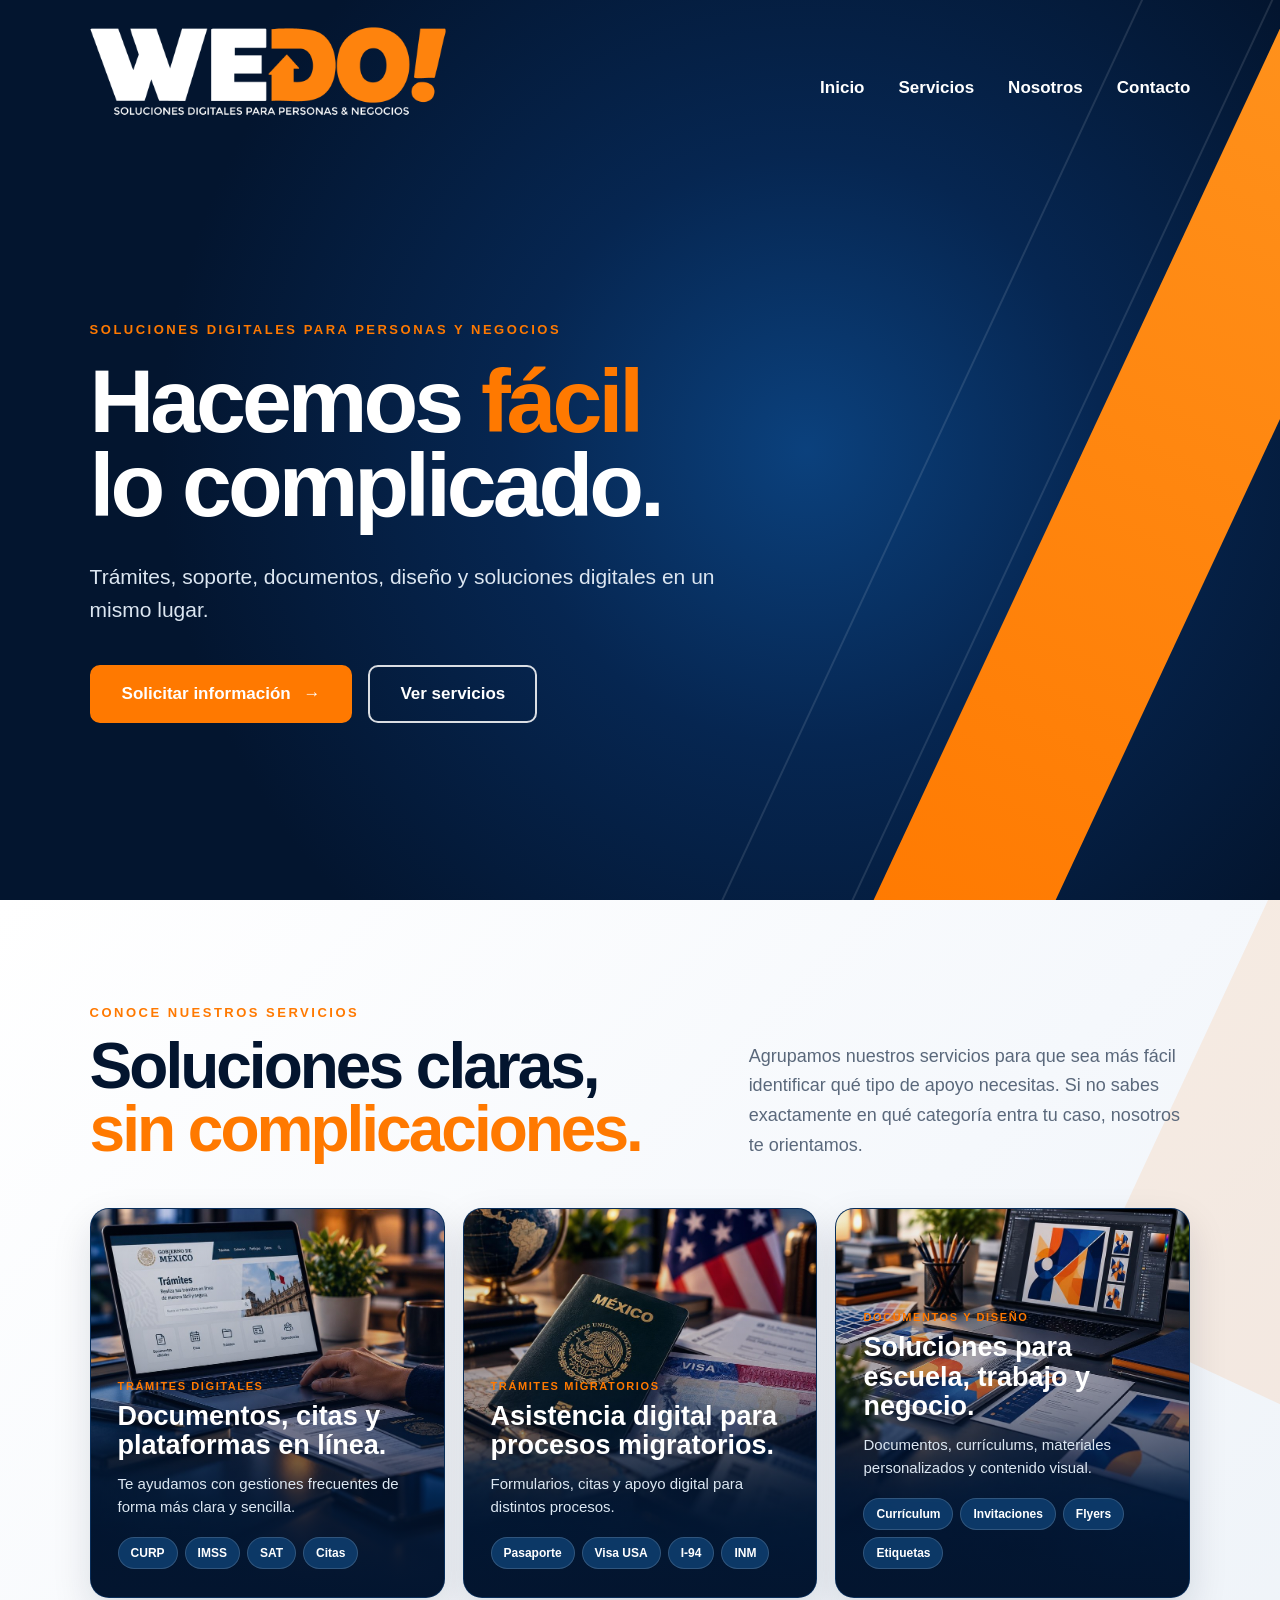
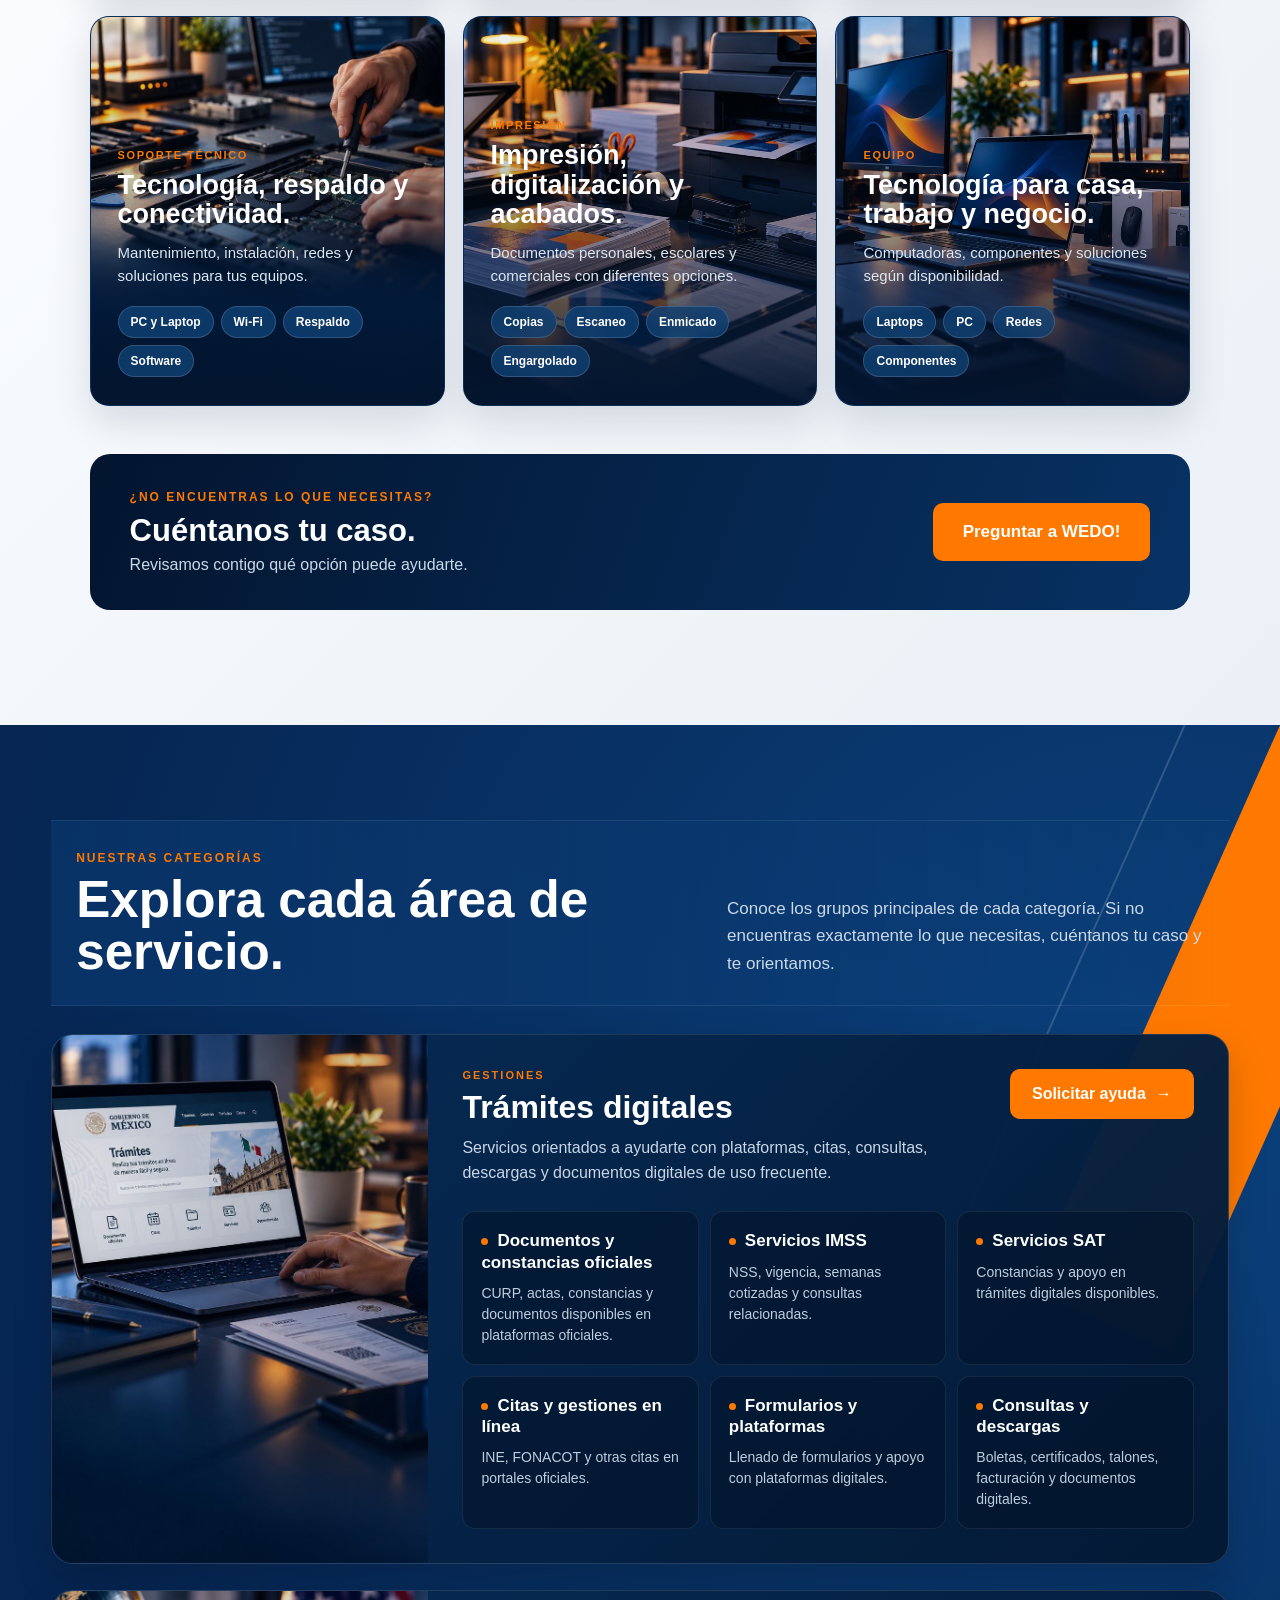
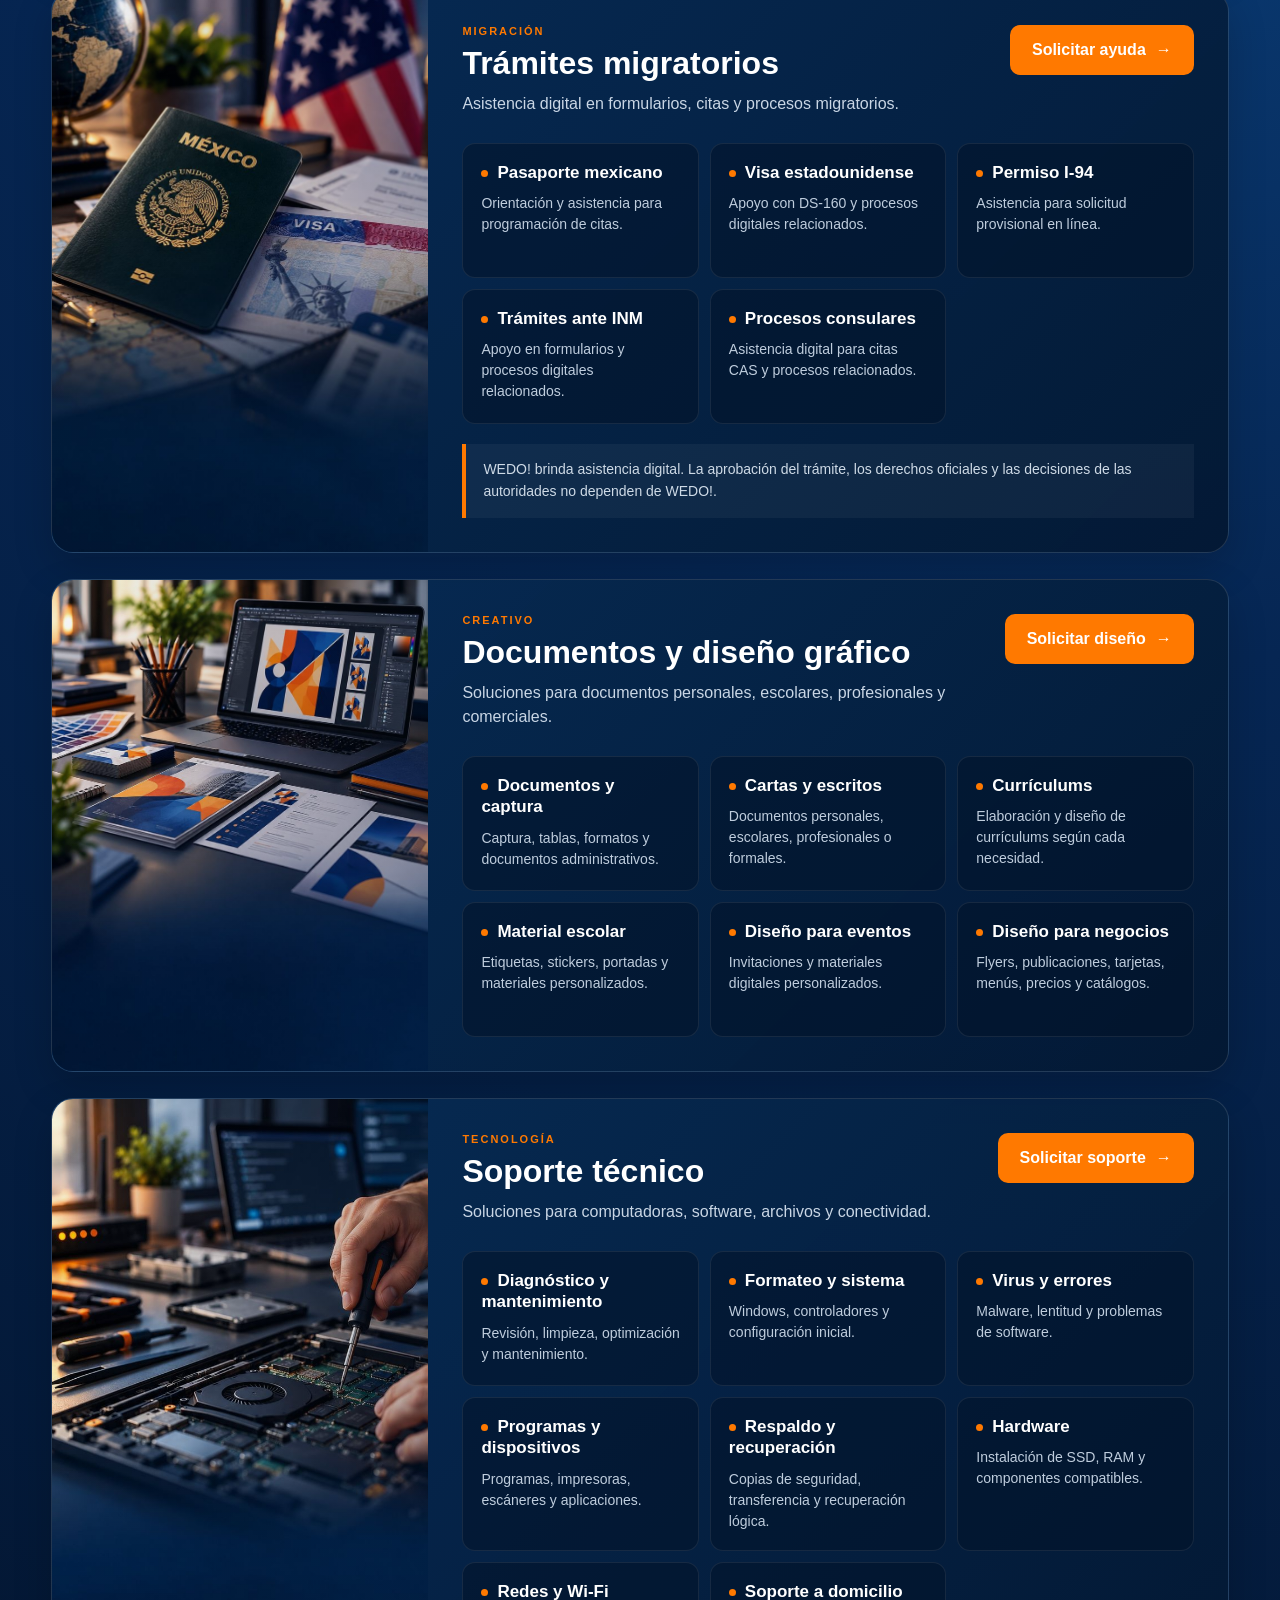
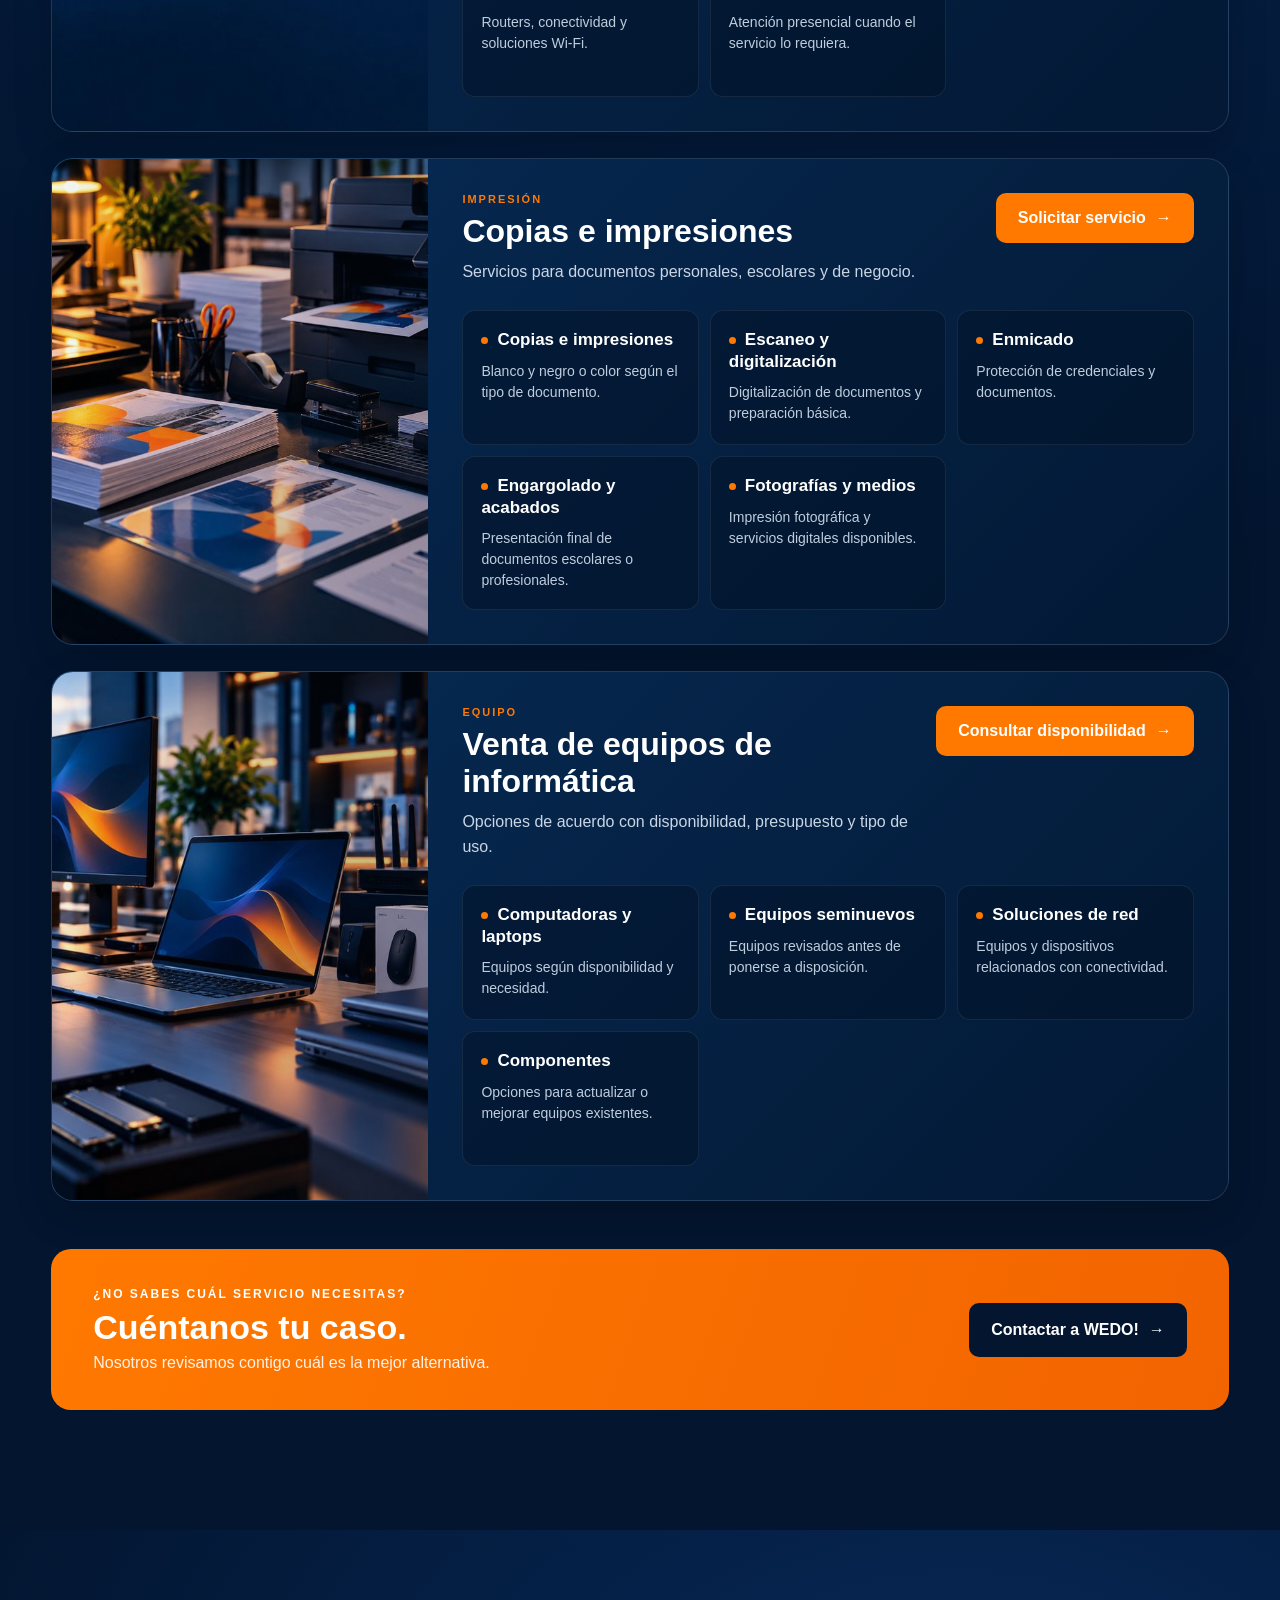
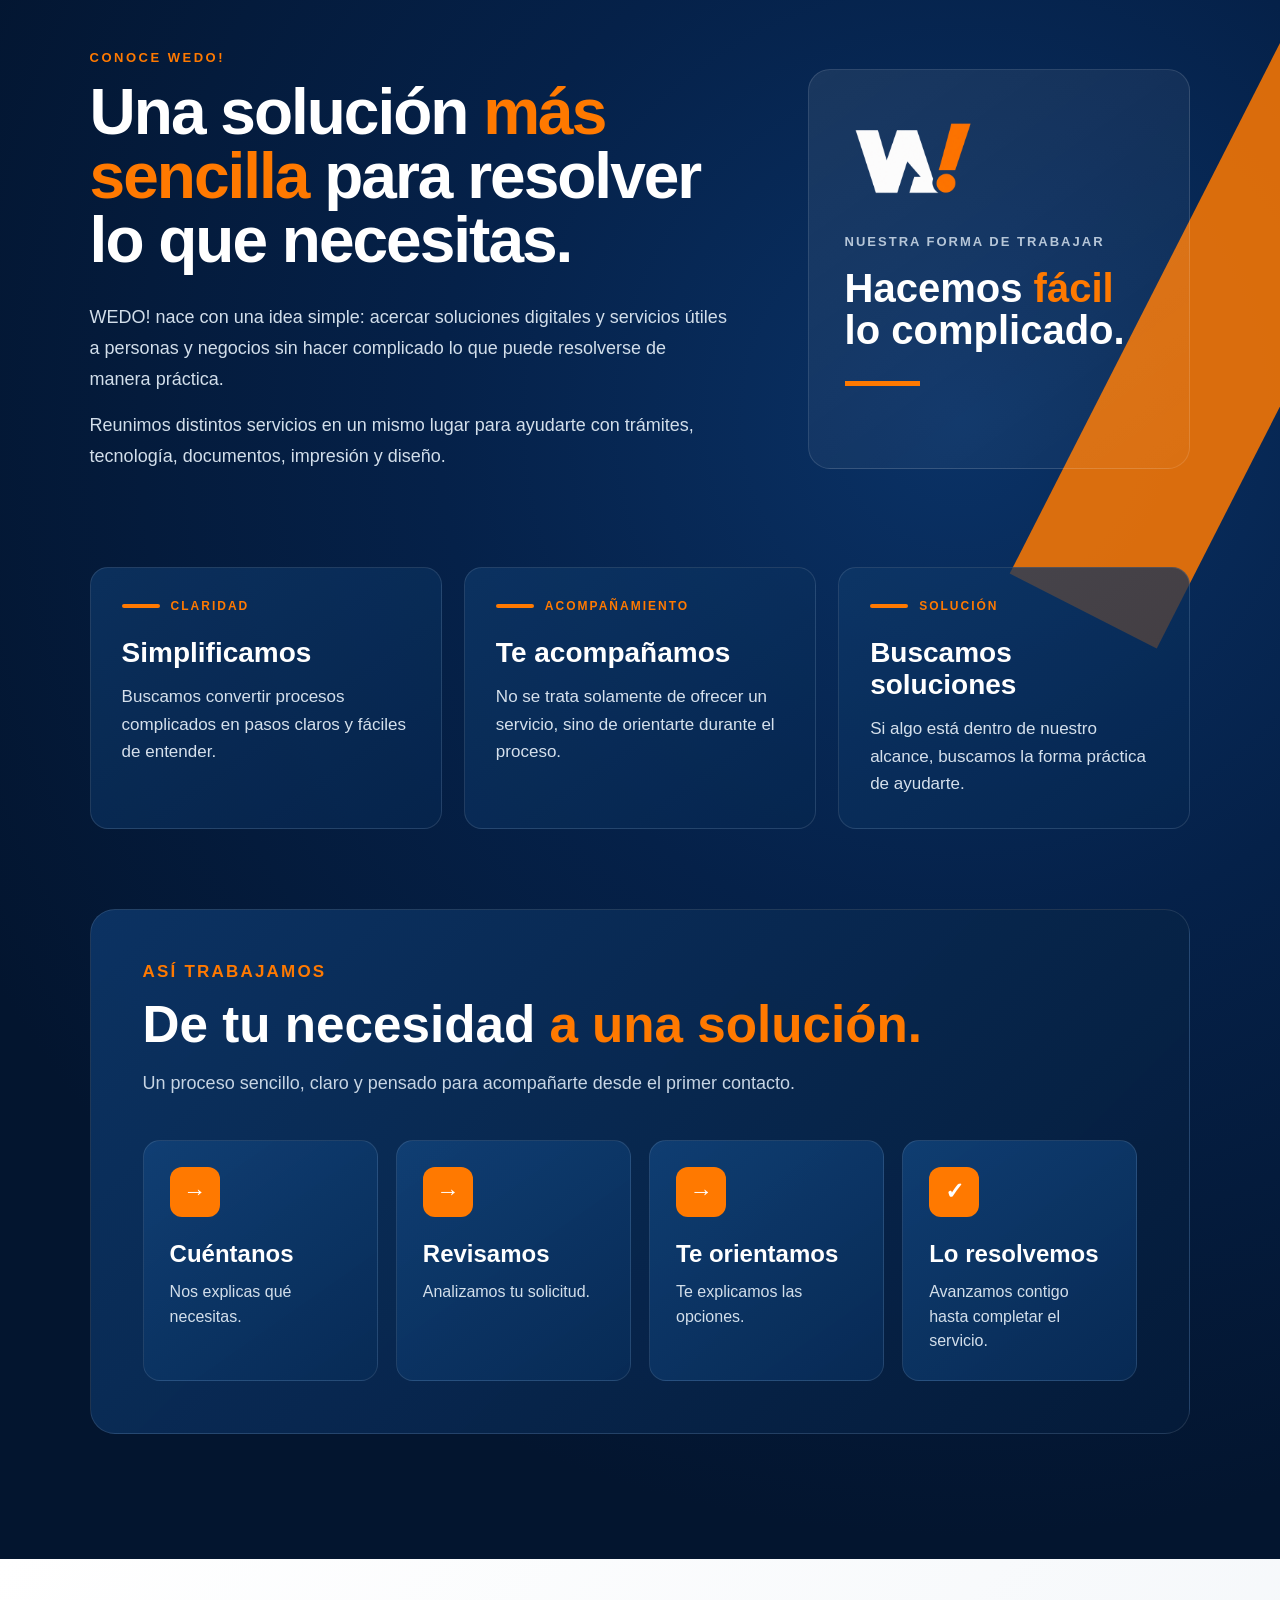
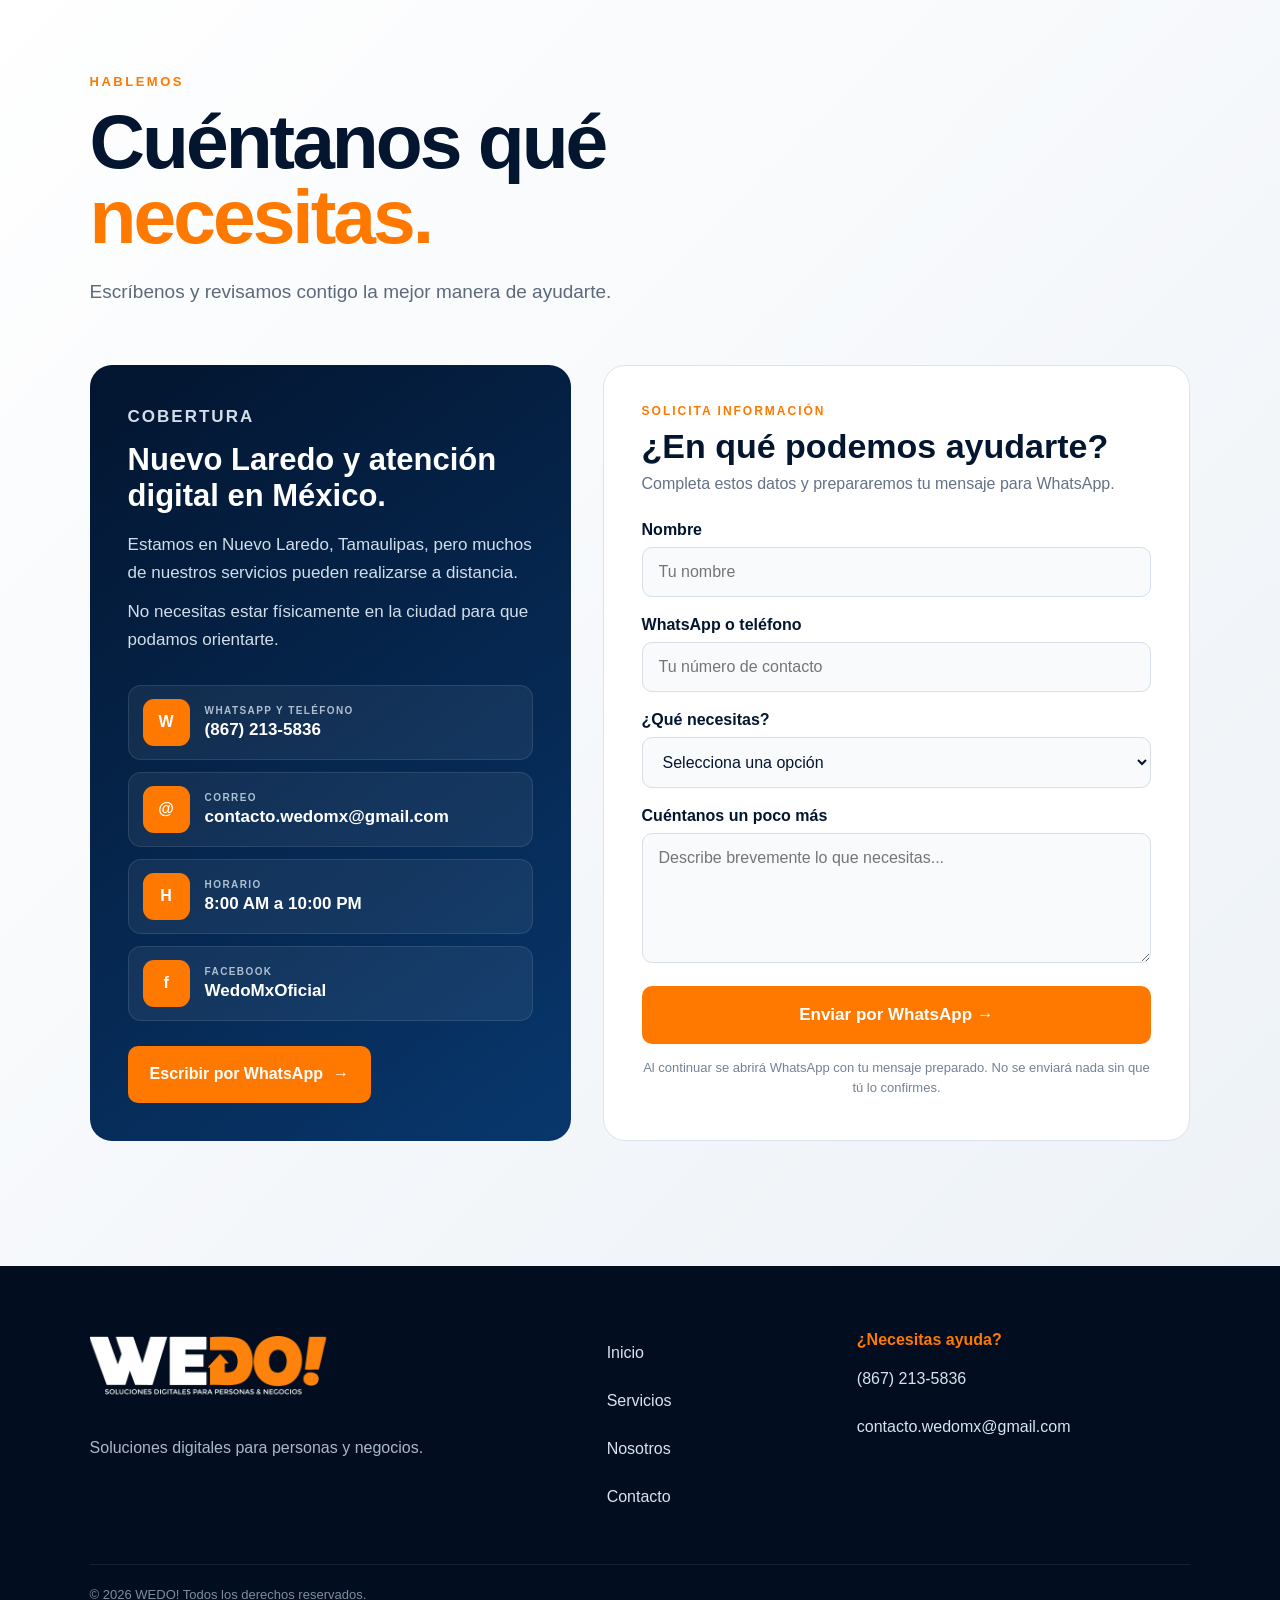
<file: index.html>
<!DOCTYPE html>
<html lang="es">

<head>

    <meta charset="UTF-8">

    <meta
        name="viewport"
        content="width=device-width, initial-scale=1.0"
    >

    <!-- =========================================
         SEO PRINCIPAL
    ========================================== -->

    <title>WEDO! | Trámites, soporte y soluciones digitales</title>

    <meta
        name="description"
        content="WEDO! ofrece trámites digitales, asistencia migratoria, diseño, impresión, soporte técnico y soluciones de informática para personas y negocios."
    >

    <meta
        name="robots"
        content="index, follow"
    >

    <meta
        name="author"
        content="WEDO!"
    >

    <meta
        name="theme-color"
        content="#03152f"
    >

    <link
        rel="canonical"
        href="https://wedomx.github.io/wedo-web/"
    >

    <!-- =========================================
         FAVICON
    ========================================== -->

    <link
        rel="icon"
        type="image/png"
        href="logo-wedo-w.png"
    >

    <link
        rel="apple-touch-icon"
        href="logo-wedo-w.png"
    >

    <!-- =========================================
         FACEBOOK / WHATSAPP / OPEN GRAPH
    ========================================== -->

    <meta
        property="og:type"
        content="website"
    >

    <meta
        property="og:locale"
        content="es_MX"
    >

    <meta
        property="og:site_name"
        content="WEDO!"
    >

    <meta
        property="og:title"
        content="WEDO! | Hacemos fácil lo complicado"
    >

    <meta
        property="og:description"
        content="Trámites, soporte, diseño, impresión y soluciones digitales para personas y negocios."
    >

    <meta
        property="og:url"
        content="https://wedomx.github.io/wedo-web/"
    >

    <meta
        property="og:image"
        content="https://wedomx.github.io/wedo-web/social-wedo.jpg"
    >

    <meta
        property="og:image:width"
        content="1200"
    >

    <meta
        property="og:image:height"
        content="630"
    >

    <meta
        property="og:image:alt"
        content="WEDO! Soluciones digitales para personas y negocios"
    >

    <!-- =========================================
         X / TWITTER
    ========================================== -->

    <meta
        name="twitter:card"
        content="summary_large_image"
    >

    <meta
        name="twitter:title"
        content="WEDO! | Hacemos fácil lo complicado"
    >

    <meta
        name="twitter:description"
        content="Trámites, soporte, diseño, impresión y soluciones digitales para personas y negocios."
    >

    <meta
        name="twitter:image"
        content="https://wedomx.github.io/wedo-web/social-wedo.jpg"
    >

    <!-- =========================================
         DATOS ESTRUCTURADOS
    ========================================== -->

    <script type="application/ld+json">
    {
        "@context": "https://schema.org",
        "@type": "Organization",
        "name": "WEDO!",
        "url": "https://wedomx.github.io/wedo-web/",
        "logo": "https://wedomx.github.io/wedo-web/logo-wedo.png",
        "description": "Soluciones digitales para personas y negocios.",
        "email": "contacto.wedomx@gmail.com",
        "telephone": "+52 867 213 5836",
        "areaServed": [
            "Nuevo Laredo, Tamaulipas",
            "México"
        ],
        "sameAs": [
            "https://www.facebook.com/WedoMxOficial"
        ],
        "contactPoint": {
            "@type": "ContactPoint",
            "telephone": "+52 867 213 5836",
            "contactType": "customer service",
            "availableLanguage": "Spanish"
        }
    }
    </script>

    <link
        rel="stylesheet"
        href="style.css"
    >

</head>

<body>

    <!-- =========================================
         ENCABEZADO
    ========================================== -->

    <header class="encabezado">

        <div class="contenedor-logo">

            <div class="recorte-logo">

                <img
                    src="logo-wedo-oscuro.png"
                    alt="WEDO! Soluciones digitales para personas y negocios"
                    class="logo"
                    width="1080"
                    height="1080"
                    fetchpriority="high"
                    decoding="async"
                >

            </div>

        </div>

        <nav
            class="menu"
            id="menuPrincipal"
        >

            <a href="#inicio">
                Inicio
            </a>

            <a href="#servicios">
                Servicios
            </a>

            <a href="#nosotros">
                Nosotros
            </a>

            <a href="#contacto">
                Contacto
            </a>

        </nav>

        <button
            class="boton-menu"
            id="botonMenu"
            aria-label="Abrir menú"
            aria-expanded="false"
        >

            <span></span>
            <span></span>
            <span></span>

        </button>

    </header>

    <main>

        <!-- =========================================
             HERO
        ========================================== -->

        <section
            class="hero"
            id="inicio"
        >

            <div class="contenido-hero">

                <p class="hero-etiqueta">
                    SOLUCIONES DIGITALES PARA PERSONAS Y NEGOCIOS
                </p>

                <h1>

                    Hacemos
                    <span>fácil</span>
                    <br>
                    lo complicado.

                </h1>

                <p class="descripcion">

                    Trámites, soporte, documentos, diseño y soluciones
                    digitales en un mismo lugar.

                </p>

                <div class="botones">

                    <button
                        class="boton-principal"
                        id="botonContacto"
                    >

                        Solicitar información
                        <span>→</span>

                    </button>

                    <a
                        href="#servicios"
                        class="boton-secundario"
                    >
                        Ver servicios
                    </a>

                </div>

            </div>

            <div class="decoracion">

                <div class="linea-diagonal"></div>

                <div class="forma forma-1"></div>

                <div class="forma forma-2"></div>

            </div>

        </section>

        <!-- =========================================
             SERVICIOS VISUALES
        ========================================== -->

        <section
            class="seccion-servicios"
            id="servicios"
        >

            <div class="contenedor-servicios">

                <div class="servicios-intro">

                    <div>

                        <p class="mini-titulo">
                            CONOCE NUESTROS SERVICIOS
                        </p>

                        <h2>

                            Soluciones claras,
                            <span>sin complicaciones.</span>

                        </h2>

                    </div>

                    <p class="servicios-intro-texto">

                        Agrupamos nuestros servicios para que sea más fácil
                        identificar qué tipo de apoyo necesitas. Si no sabes
                        exactamente en qué categoría entra tu caso, nosotros
                        te orientamos.

                    </p>

                </div>

                <div class="visuales-servicios">

                    <!-- TRÁMITES -->

                    <a
                        href="#detalle-tramites"
                        class="visual-card"
                    >

                        <img
                            src="servicio-tramites.jpg"
                            alt=""
                            class="visual-card-imagen"
                            width="900"
                            height="1125"
                            loading="lazy"
                            decoding="async"
                        >

                        <div class="visual-contenido">

                            <p class="visual-tipo">
                                TRÁMITES DIGITALES
                            </p>

                            <h3>
                                Documentos, citas y plataformas en línea.
                            </h3>

                            <p>
                                Te ayudamos con gestiones frecuentes de
                                forma más clara y sencilla.
                            </p>

                            <div class="visual-etiquetas">

                                <span>CURP</span>
                                <span>IMSS</span>
                                <span>SAT</span>
                                <span>Citas</span>

                            </div>

                        </div>

                    </a>

                    <!-- MIGRACIÓN -->

                    <a
                        href="#detalle-migratorios"
                        class="visual-card"
                    >

                        <img
                            src="servicio-migracion.jpg"
                            alt=""
                            class="visual-card-imagen"
                            width="900"
                            height="1125"
                            loading="lazy"
                            decoding="async"
                        >

                        <div class="visual-contenido">

                            <p class="visual-tipo">
                                TRÁMITES MIGRATORIOS
                            </p>

                            <h3>
                                Asistencia digital para procesos migratorios.
                            </h3>

                            <p>
                                Formularios, citas y apoyo digital para
                                distintos procesos.
                            </p>

                            <div class="visual-etiquetas">

                                <span>Pasaporte</span>
                                <span>Visa USA</span>
                                <span>I-94</span>
                                <span>INM</span>

                            </div>

                        </div>

                    </a>

                    <!-- DISEÑO -->

                    <a
                        href="#detalle-diseno"
                        class="visual-card"
                    >

                        <img
                            src="servicio-diseno.jpg"
                            alt=""
                            class="visual-card-imagen"
                            width="900"
                            height="1125"
                            loading="lazy"
                            decoding="async"
                        >

                        <div class="visual-contenido">

                            <p class="visual-tipo">
                                DOCUMENTOS Y DISEÑO
                            </p>

                            <h3>
                                Soluciones para escuela, trabajo y negocio.
                            </h3>

                            <p>
                                Documentos, currículums, materiales
                                personalizados y contenido visual.
                            </p>

                            <div class="visual-etiquetas">

                                <span>Currículum</span>
                                <span>Invitaciones</span>
                                <span>Flyers</span>
                                <span>Etiquetas</span>

                            </div>

                        </div>

                    </a>

                    <!-- SOPORTE -->

                    <a
                        href="#detalle-soporte"
                        class="visual-card"
                    >

                        <img
                            src="servicio-soporte.jpg"
                            alt=""
                            class="visual-card-imagen"
                            width="900"
                            height="1125"
                            loading="lazy"
                            decoding="async"
                        >

                        <div class="visual-contenido">

                            <p class="visual-tipo">
                                SOPORTE TÉCNICO
                            </p>

                            <h3>
                                Tecnología, respaldo y conectividad.
                            </h3>

                            <p>
                                Mantenimiento, instalación, redes y
                                soluciones para tus equipos.
                            </p>

                            <div class="visual-etiquetas">

                                <span>PC y Laptop</span>
                                <span>Wi-Fi</span>
                                <span>Respaldo</span>
                                <span>Software</span>

                            </div>

                        </div>

                    </a>

                    <!-- IMPRESIÓN -->

                    <a
                        href="#detalle-impresion"
                        class="visual-card"
                    >

                        <img
                            src="servicio-impresion.jpg"
                            alt=""
                            class="visual-card-imagen"
                            width="1000"
                            height="750"
                            loading="lazy"
                            decoding="async"
                        >

                        <div class="visual-contenido">

                            <p class="visual-tipo">
                                IMPRESIÓN
                            </p>

                            <h3>
                                Impresión, digitalización y acabados.
                            </h3>

                            <p>
                                Documentos personales, escolares y
                                comerciales con diferentes opciones.
                            </p>

                            <div class="visual-etiquetas">

                                <span>Copias</span>
                                <span>Escaneo</span>
                                <span>Enmicado</span>
                                <span>Engargolado</span>

                            </div>

                        </div>

                    </a>

                    <!-- EQUIPO -->

                    <a
                        href="#detalle-equipo"
                        class="visual-card"
                    >

                        <img
                            src="servicio-equipos.jpg"
                            alt=""
                            class="visual-card-imagen"
                            width="1000"
                            height="750"
                            loading="lazy"
                            decoding="async"
                        >

                        <div class="visual-contenido">

                            <p class="visual-tipo">
                                EQUIPO
                            </p>

                            <h3>
                                Tecnología para casa, trabajo y negocio.
                            </h3>

                            <p>
                                Computadoras, componentes y soluciones
                                según disponibilidad.
                            </p>

                            <div class="visual-etiquetas">

                                <span>Laptops</span>
                                <span>PC</span>
                                <span>Redes</span>
                                <span>Componentes</span>

                            </div>

                        </div>

                    </a>

                </div>

                <div class="cta-servicios">

                    <div>

                        <p class="cta-mini">
                            ¿NO ENCUENTRAS LO QUE NECESITAS?
                        </p>

                        <h3>
                            Cuéntanos tu caso.
                        </h3>

                        <p>
                            Revisamos contigo qué opción puede ayudarte.
                        </p>

                    </div>

                    <button
                        id="botonAyuda"
                        class="cta-boton"
                    >
                        Preguntar a WEDO!
                    </button>

                </div>

            </div>

        </section>

        <!-- =========================================
             DETALLE DE SERVICIOS
        ========================================== -->

        <section class="detalle-servicios">

            <div class="contenedor-detalle">

                <div class="titulo-categorias">

                    <div>

                        <p>
                            NUESTRAS CATEGORÍAS
                        </p>

                        <h2>
                            Explora cada área de servicio.
                        </h2>

                    </div>

                    <span>

                        Conoce los grupos principales de cada categoría.
                        Si no encuentras exactamente lo que necesitas,
                        cuéntanos tu caso y te orientamos.

                    </span>

                </div>

                <!-- TRÁMITES DIGITALES -->

                <article
                    class="categoria-detalle"
                    id="detalle-tramites"
                >

                    <div class="categoria-foto">

                        <img
                            src="servicio-tramites.jpg"
                            alt=""
                            width="900"
                            height="1125"
                            loading="lazy"
                            decoding="async"
                        >

                    </div>

                    <div class="categoria-contenido">

                        <div class="categoria-cabecera">

                            <div>

                                <p class="detalle-etiqueta">
                                    GESTIONES
                                </p>

                                <h3>
                                    Trámites digitales
                                </h3>

                                <p>

                                    Servicios orientados a ayudarte con
                                    plataformas, citas, consultas, descargas
                                    y documentos digitales de uso frecuente.

                                </p>

                            </div>

                            <a
                                href="#contacto"
                                class="boton-detalle"
                                data-servicio="Trámites digitales"
                            >

                                Solicitar ayuda
                                <span>→</span>

                            </a>

                        </div>

                        <div class="grupos-servicios">

                            <article>
                                <h4>Documentos y constancias oficiales</h4>
                                <p>CURP, actas, constancias y documentos disponibles en plataformas oficiales.</p>
                            </article>

                            <article>
                                <h4>Servicios IMSS</h4>
                                <p>NSS, vigencia, semanas cotizadas y consultas relacionadas.</p>
                            </article>

                            <article>
                                <h4>Servicios SAT</h4>
                                <p>Constancias y apoyo en trámites digitales disponibles.</p>
                            </article>

                            <article>
                                <h4>Citas y gestiones en línea</h4>
                                <p>INE, FONACOT y otras citas en portales oficiales.</p>
                            </article>

                            <article>
                                <h4>Formularios y plataformas</h4>
                                <p>Llenado de formularios y apoyo con plataformas digitales.</p>
                            </article>

                            <article>
                                <h4>Consultas y descargas</h4>
                                <p>Boletas, certificados, talones, facturación y documentos digitales.</p>
                            </article>

                        </div>

                    </div>

                </article>

                <!-- MIGRACIÓN -->

                <article
                    class="categoria-detalle"
                    id="detalle-migratorios"
                >

                    <div class="categoria-foto">

                        <img
                            src="servicio-migracion.jpg"
                            alt=""
                            width="900"
                            height="1125"
                            loading="lazy"
                            decoding="async"
                        >

                    </div>

                    <div class="categoria-contenido">

                        <div class="categoria-cabecera">

                            <div>

                                <p class="detalle-etiqueta">
                                    MIGRACIÓN
                                </p>

                                <h3>
                                    Trámites migratorios
                                </h3>

                                <p>
                                    Asistencia digital en formularios,
                                    citas y procesos migratorios.
                                </p>

                            </div>

                            <a
                                href="#contacto"
                                class="boton-detalle"
                                data-servicio="Trámites migratorios"
                            >

                                Solicitar ayuda
                                <span>→</span>

                            </a>

                        </div>

                        <div class="grupos-servicios">

                            <article>
                                <h4>Pasaporte mexicano</h4>
                                <p>Orientación y asistencia para programación de citas.</p>
                            </article>

                            <article>
                                <h4>Visa estadounidense</h4>
                                <p>Apoyo con DS-160 y procesos digitales relacionados.</p>
                            </article>

                            <article>
                                <h4>Permiso I-94</h4>
                                <p>Asistencia para solicitud provisional en línea.</p>
                            </article>

                            <article>
                                <h4>Trámites ante INM</h4>
                                <p>Apoyo en formularios y procesos digitales relacionados.</p>
                            </article>

                            <article>
                                <h4>Procesos consulares</h4>
                                <p>Asistencia digital para citas CAS y procesos relacionados.</p>
                            </article>

                        </div>

                        <div class="aviso-categoria">

                            WEDO! brinda asistencia digital. La aprobación
                            del trámite, los derechos oficiales y las
                            decisiones de las autoridades no dependen
                            de WEDO!.

                        </div>

                    </div>

                </article>

                <!-- DOCUMENTOS Y DISEÑO -->

                <article
                    class="categoria-detalle"
                    id="detalle-diseno"
                >

                    <div class="categoria-foto">

                        <img
                            src="servicio-diseno.jpg"
                            alt=""
                            width="900"
                            height="1125"
                            loading="lazy"
                            decoding="async"
                        >

                    </div>

                    <div class="categoria-contenido">

                        <div class="categoria-cabecera">

                            <div>

                                <p class="detalle-etiqueta">
                                    CREATIVO
                                </p>

                                <h3>
                                    Documentos y diseño gráfico
                                </h3>

                                <p>

                                    Soluciones para documentos personales,
                                    escolares, profesionales y comerciales.

                                </p>

                            </div>

                            <a
                                href="#contacto"
                                class="boton-detalle"
                                data-servicio="Documentos y diseño gráfico"
                            >

                                Solicitar diseño
                                <span>→</span>

                            </a>

                        </div>

                        <div class="grupos-servicios">

                            <article>
                                <h4>Documentos y captura</h4>
                                <p>Captura, tablas, formatos y documentos administrativos.</p>
                            </article>

                            <article>
                                <h4>Cartas y escritos</h4>
                                <p>Documentos personales, escolares, profesionales o formales.</p>
                            </article>

                            <article>
                                <h4>Currículums</h4>
                                <p>Elaboración y diseño de currículums según cada necesidad.</p>
                            </article>

                            <article>
                                <h4>Material escolar</h4>
                                <p>Etiquetas, stickers, portadas y materiales personalizados.</p>
                            </article>

                            <article>
                                <h4>Diseño para eventos</h4>
                                <p>Invitaciones y materiales digitales personalizados.</p>
                            </article>

                            <article>
                                <h4>Diseño para negocios</h4>
                                <p>Flyers, publicaciones, tarjetas, menús, precios y catálogos.</p>
                            </article>

                        </div>

                    </div>

                </article>

                <!-- SOPORTE -->

                <article
                    class="categoria-detalle"
                    id="detalle-soporte"
                >

                    <div class="categoria-foto">

                        <img
                            src="servicio-soporte.jpg"
                            alt=""
                            width="900"
                            height="1125"
                            loading="lazy"
                            decoding="async"
                        >

                    </div>

                    <div class="categoria-contenido">

                        <div class="categoria-cabecera">

                            <div>

                                <p class="detalle-etiqueta">
                                    TECNOLOGÍA
                                </p>

                                <h3>
                                    Soporte técnico
                                </h3>

                                <p>
                                    Soluciones para computadoras, software,
                                    archivos y conectividad.
                                </p>

                            </div>

                            <a
                                href="#contacto"
                                class="boton-detalle"
                                data-servicio="Soporte técnico"
                            >

                                Solicitar soporte
                                <span>→</span>

                            </a>

                        </div>

                        <div class="grupos-servicios">

                            <article>
                                <h4>Diagnóstico y mantenimiento</h4>
                                <p>Revisión, limpieza, optimización y mantenimiento.</p>
                            </article>

                            <article>
                                <h4>Formateo y sistema</h4>
                                <p>Windows, controladores y configuración inicial.</p>
                            </article>

                            <article>
                                <h4>Virus y errores</h4>
                                <p>Malware, lentitud y problemas de software.</p>
                            </article>

                            <article>
                                <h4>Programas y dispositivos</h4>
                                <p>Programas, impresoras, escáneres y aplicaciones.</p>
                            </article>

                            <article>
                                <h4>Respaldo y recuperación</h4>
                                <p>Copias de seguridad, transferencia y recuperación lógica.</p>
                            </article>

                            <article>
                                <h4>Hardware</h4>
                                <p>Instalación de SSD, RAM y componentes compatibles.</p>
                            </article>

                            <article>
                                <h4>Redes y Wi-Fi</h4>
                                <p>Routers, conectividad y soluciones Wi-Fi.</p>
                            </article>

                            <article>
                                <h4>Soporte a domicilio</h4>
                                <p>Atención presencial cuando el servicio lo requiera.</p>
                            </article>

                        </div>

                    </div>

                </article>

                <!-- IMPRESIÓN -->

                <article
                    class="categoria-detalle"
                    id="detalle-impresion"
                >

                    <div class="categoria-foto">

                        <img
                            src="servicio-impresion.jpg"
                            alt=""
                            width="1000"
                            height="750"
                            loading="lazy"
                            decoding="async"
                        >

                    </div>

                    <div class="categoria-contenido">

                        <div class="categoria-cabecera">

                            <div>

                                <p class="detalle-etiqueta">
                                    IMPRESIÓN
                                </p>

                                <h3>
                                    Copias e impresiones
                                </h3>

                                <p>

                                    Servicios para documentos personales,
                                    escolares y de negocio.

                                </p>

                            </div>

                            <a
                                href="#contacto"
                                class="boton-detalle"
                                data-servicio="Copias e impresiones"
                            >

                                Solicitar servicio
                                <span>→</span>

                            </a>

                        </div>

                        <div class="grupos-servicios">

                            <article>
                                <h4>Copias e impresiones</h4>
                                <p>Blanco y negro o color según el tipo de documento.</p>
                            </article>

                            <article>
                                <h4>Escaneo y digitalización</h4>
                                <p>Digitalización de documentos y preparación básica.</p>
                            </article>

                            <article>
                                <h4>Enmicado</h4>
                                <p>Protección de credenciales y documentos.</p>
                            </article>

                            <article>
                                <h4>Engargolado y acabados</h4>
                                <p>Presentación final de documentos escolares o profesionales.</p>
                            </article>

                            <article>
                                <h4>Fotografías y medios</h4>
                                <p>Impresión fotográfica y servicios digitales disponibles.</p>
                            </article>

                        </div>

                    </div>

                </article>

                <!-- EQUIPOS -->

                <article
                    class="categoria-detalle"
                    id="detalle-equipo"
                >

                    <div class="categoria-foto">

                        <img
                            src="servicio-equipos.jpg"
                            alt=""
                            width="1000"
                            height="750"
                            loading="lazy"
                            decoding="async"
                        >

                    </div>

                    <div class="categoria-contenido">

                        <div class="categoria-cabecera">

                            <div>

                                <p class="detalle-etiqueta">
                                    EQUIPO
                                </p>

                                <h3>
                                    Venta de equipos de informática
                                </h3>

                                <p>

                                    Opciones de acuerdo con disponibilidad,
                                    presupuesto y tipo de uso.

                                </p>

                            </div>

                            <a
                                href="#contacto"
                                class="boton-detalle"
                                data-servicio="Venta de equipos de informática"
                            >

                                Consultar disponibilidad
                                <span>→</span>

                            </a>

                        </div>

                        <div class="grupos-servicios">

                            <article>
                                <h4>Computadoras y laptops</h4>
                                <p>Equipos según disponibilidad y necesidad.</p>
                            </article>

                            <article>
                                <h4>Equipos seminuevos</h4>
                                <p>Equipos revisados antes de ponerse a disposición.</p>
                            </article>

                            <article>
                                <h4>Soluciones de red</h4>
                                <p>Equipos y dispositivos relacionados con conectividad.</p>
                            </article>

                            <article>
                                <h4>Componentes</h4>
                                <p>Opciones para actualizar o mejorar equipos existentes.</p>
                            </article>

                        </div>

                    </div>

                </article>

                <!-- CTA FINAL -->

                <div class="cta-detalle-final">

                    <div>

                        <p>
                            ¿NO SABES CUÁL SERVICIO NECESITAS?
                        </p>

                        <h3>
                            Cuéntanos tu caso.
                        </h3>

                        <span>

                            Nosotros revisamos contigo cuál es la mejor
                            alternativa.

                        </span>

                    </div>

                    <a href="#contacto">

                        Contactar a WEDO!
                        <span>→</span>

                    </a>

                </div>

            </div>

        </section>

        <!-- =========================================
             NOSOTROS
        ========================================== -->

        <section
            class="seccion-nosotros"
            id="nosotros"
        >

            <div class="decoracion-nosotros decoracion-nosotros-1"></div>

            <div class="contenedor-nosotros">

                <div class="nosotros-intro">

                    <div class="nosotros-texto">

                        <p class="mini-titulo oscuro">
                            CONOCE WEDO!
                        </p>

                        <h2>

                            Una solución
                            <span>más sencilla</span>
                            para resolver lo que necesitas.

                        </h2>

                        <p class="nosotros-descripcion">

                            WEDO! nace con una idea simple: acercar soluciones
                            digitales y servicios útiles a personas y negocios
                            sin hacer complicado lo que puede resolverse de
                            manera práctica.

                        </p>

                        <p class="nosotros-descripcion">

                            Reunimos distintos servicios en un mismo lugar para
                            ayudarte con trámites, tecnología, documentos,
                            impresión y diseño.

                        </p>

                    </div>

                    <div class="filosofia-wedo">

                        <div class="isotipo-filosofia">

                            <img
                                src="logo-wedo-w.png"
                                alt="WEDO!"
                                width="1536"
                                height="1024"
                                loading="lazy"
                                decoding="async"
                            >

                        </div>

                        <p>
                            NUESTRA FORMA DE TRABAJAR
                        </p>

                        <h3>

                            Hacemos
                            <span>fácil</span>
                            lo complicado.

                        </h3>

                        <div class="linea-filosofia"></div>

                    </div>

                </div>

                <!-- PILARES -->

                <div class="pilares-wedo">

                    <article class="pilar">
                        <div class="pilar-encabezado">
                            <span class="pilar-linea"></span>
                            <span class="pilar-etiqueta">CLARIDAD</span>
                        </div>
                        <h3>Simplificamos</h3>
                        <p>Buscamos convertir procesos complicados en pasos claros y fáciles de entender.</p>
                    </article>

                    <article class="pilar">
                        <div class="pilar-encabezado">
                            <span class="pilar-linea"></span>
                            <span class="pilar-etiqueta">ACOMPAÑAMIENTO</span>
                        </div>
                        <h3>Te acompañamos</h3>
                        <p>No se trata solamente de ofrecer un servicio, sino de orientarte durante el proceso.</p>
                    </article>

                    <article class="pilar">
                        <div class="pilar-encabezado">
                            <span class="pilar-linea"></span>
                            <span class="pilar-etiqueta">SOLUCIÓN</span>
                        </div>
                        <h3>Buscamos soluciones</h3>
                        <p>Si algo está dentro de nuestro alcance, buscamos la forma práctica de ayudarte.</p>
                    </article>

                </div>

                <!-- PROCESO -->

                <div class="proceso-wedo">

                    <div class="proceso-titulo">

                        <p>
                            ASÍ TRABAJAMOS
                        </p>

                        <h3>

                            De tu necesidad
                            <span>a una solución.</span>

                        </h3>

                        <p class="proceso-intro">

                            Un proceso sencillo, claro y pensado para
                            acompañarte desde el primer contacto.

                        </p>

                    </div>

                    <div class="pasos-proceso">

                        <article class="paso">
                            <div class="icono-paso">→</div>
                            <h4>Cuéntanos</h4>
                            <p>Nos explicas qué necesitas.</p>
                        </article>

                        <article class="paso">
                            <div class="icono-paso">→</div>
                            <h4>Revisamos</h4>
                            <p>Analizamos tu solicitud.</p>
                        </article>

                        <article class="paso">
                            <div class="icono-paso">→</div>
                            <h4>Te orientamos</h4>
                            <p>Te explicamos las opciones.</p>
                        </article>

                        <article class="paso">
                            <div class="icono-paso">✓</div>
                            <h4>Lo resolvemos</h4>
                            <p>Avanzamos contigo hasta completar el servicio.</p>
                        </article>

                    </div>

                </div>

            </div>

        </section>

        <!-- =========================================
             CONTACTO
        ========================================== -->

        <section
            class="seccion-contacto"
            id="contacto"
        >

            <div class="contenedor-contacto">

                <div class="contacto-encabezado">

                    <p class="mini-titulo">
                        HABLEMOS
                    </p>

                    <h2>

                        Cuéntanos qué
                        <span>necesitas.</span>

                    </h2>

                    <p>
                        Escríbenos y revisamos contigo la mejor manera
                        de ayudarte.
                    </p>

                </div>

                <div class="contacto-grid">

                    <div class="contacto-info">

                        <div class="cobertura-contacto">

                            <p class="etiqueta-contacto">
                                COBERTURA
                            </p>

                            <h3>
                                Nuevo Laredo y atención digital en México.
                            </h3>

                            <p>

                                Estamos en Nuevo Laredo, Tamaulipas, pero
                                muchos de nuestros servicios pueden realizarse
                                a distancia.

                            </p>

                            <p>

                                No necesitas estar físicamente en la ciudad
                                para que podamos orientarte.

                            </p>

                        </div>

                        <div class="datos-contacto">

                            <a
                                class="dato-contacto"
                                href="https://wa.me/528672135836"
                                target="_blank"
                                rel="noopener noreferrer"
                            >

                                <div class="dato-icono">
                                    W
                                </div>

                                <div>

                                    <span>
                                        WHATSAPP Y TELÉFONO
                                    </span>

                                    <strong>
                                        (867) 213-5836
                                    </strong>

                                </div>

                            </a>

                            <a
                                class="dato-contacto"
                                href="mailto:contacto.wedomx@gmail.com"
                            >

                                <div class="dato-icono">
                                    @
                                </div>

                                <div>

                                    <span>
                                        CORREO
                                    </span>

                                    <strong>
                                        contacto.wedomx@gmail.com
                                    </strong>

                                </div>

                            </a>

                            <div class="dato-contacto">

                                <div class="dato-icono">
                                    H
                                </div>

                                <div>

                                    <span>
                                        HORARIO
                                    </span>

                                    <strong>
                                        8:00 AM a 10:00 PM
                                    </strong>

                                </div>

                            </div>

                            <a
                                class="dato-contacto"
                                href="https://www.facebook.com/WedoMxOficial"
                                target="_blank"
                                rel="noopener noreferrer"
                            >

                                <div class="dato-icono">
                                    f
                                </div>

                                <div>

                                    <span>
                                        FACEBOOK
                                    </span>

                                    <strong>
                                        WedoMxOficial
                                    </strong>

                                </div>

                            </a>

                        </div>

                        <a
                            class="whatsapp-directo"
                            href="https://wa.me/528672135836"
                            target="_blank"
                            rel="noopener noreferrer"
                        >

                            Escribir por WhatsApp
                            <span>→</span>

                        </a>

                    </div>

                    <div class="formulario-contacto">

                        <div class="formulario-titulo">

                            <p>
                                SOLICITA INFORMACIÓN
                            </p>

                            <h3>
                                ¿En qué podemos ayudarte?
                            </h3>

                            <span>

                                Completa estos datos y prepararemos tu mensaje
                                para WhatsApp.

                            </span>

                        </div>

                        <form id="formularioWedo">

                            <div class="campo">

                                <label for="nombre">
                                    Nombre
                                </label>

                                <input
                                    type="text"
                                    id="nombre"
                                    name="nombre"
                                    placeholder="Tu nombre"
                                    autocomplete="name"
                                    required
                                >

                            </div>

                            <div class="campo">

                                <label for="telefono">
                                    WhatsApp o teléfono
                                </label>

                                <input
                                    type="tel"
                                    id="telefono"
                                    name="telefono"
                                    placeholder="Tu número de contacto"
                                    autocomplete="tel"
                                    required
                                >

                            </div>

                            <div class="campo">

                                <label for="servicio">
                                    ¿Qué necesitas?
                                </label>

                                <select
                                    id="servicio"
                                    name="servicio"
                                    required
                                >

                                    <option value="">
                                        Selecciona una opción
                                    </option>

                                    <option value="Trámites digitales">
                                        Trámites digitales
                                    </option>

                                    <option value="Trámites migratorios">
                                        Trámites migratorios
                                    </option>

                                    <option value="Documentos y diseño gráfico">
                                        Documentos y diseño gráfico
                                    </option>

                                    <option value="Soporte técnico">
                                        Soporte técnico
                                    </option>

                                    <option value="Copias e impresiones">
                                        Copias e impresiones
                                    </option>

                                    <option value="Venta de equipos de informática">
                                        Equipos de informática
                                    </option>

                                    <option value="Otro servicio">
                                        Otro servicio
                                    </option>

                                </select>

                            </div>

                            <div class="campo">

                                <label for="mensaje">
                                    Cuéntanos un poco más
                                </label>

                                <textarea
                                    id="mensaje"
                                    name="mensaje"
                                    rows="5"
                                    placeholder="Describe brevemente lo que necesitas..."
                                    required
                                ></textarea>

                            </div>

                            <button
                                type="submit"
                                class="boton-formulario"
                            >

                                Enviar por WhatsApp
                                <span>→</span>

                            </button>

                            <p class="aviso-formulario">

                                Al continuar se abrirá WhatsApp con tu mensaje
                                preparado. No se enviará nada sin que tú
                                lo confirmes.

                            </p>

                        </form>

                    </div>

                </div>

            </div>

        </section>

    </main>

    <!-- =========================================
         FOOTER
    ========================================== -->

    <footer class="footer-wedo">

        <div class="footer-contenido">

            <div class="footer-marca">

                <div class="footer-logo">

                    <img
                        src="logo-wedo-oscuro.png"
                        alt="WEDO!"
                        width="1080"
                        height="1080"
                        loading="lazy"
                        decoding="async"
                    >

                </div>

                <p>
                    Soluciones digitales para personas y negocios.
                </p>

            </div>

            <div class="footer-enlaces">

                <a href="#inicio">
                    Inicio
                </a>

                <a href="#servicios">
                    Servicios
                </a>

                <a href="#nosotros">
                    Nosotros
                </a>

                <a href="#contacto">
                    Contacto
                </a>

            </div>

            <div class="footer-contacto">

                <strong>
                    ¿Necesitas ayuda?
                </strong>

                <a
                    href="https://wa.me/528672135836"
                    target="_blank"
                    rel="noopener noreferrer"
                >
                    (867) 213-5836
                </a>

                <a href="mailto:contacto.wedomx@gmail.com">
                    contacto.wedomx@gmail.com
                </a>

            </div>

        </div>

        <div class="footer-inferior">

            <p>
                © 2026 WEDO! Todos los derechos reservados.
            </p>

        </div>

    </footer>

    <script src="script.js"></script>

</body>

</html>
</file>
<file: style.css>
* {
    margin: 0;
    padding: 0;
    box-sizing: border-box;
}

html {
    scroll-behavior: smooth;
}

body {
    font-family: Arial, Helvetica, sans-serif;
    background: #03152f;
    color: white;
}

img {
    max-width: 100%;
}

:root {
    --azul-profundo: #03152f;
    --azul: #052a57;
    --azul-claro: #0c417d;
    --naranja: #ff7900;
    --naranja-claro: #ff941f;
    --blanco: #ffffff;
    --gris-claro: #d8e2ee;
}

/* =========================================
   ENCABEZADO
========================================= */

.encabezado {
    width: 100%;
    height: 175px;
    padding: 18px 7%;
    display: flex;
    align-items: center;
    justify-content: space-between;
    position: absolute;
    top: 0;
    left: 0;
    z-index: 50;
}

/* =========================================
   LOGO
========================================= */

.contenedor-logo {
    width: 390px;
    height: 130px;
}

.recorte-logo {
    width: 390px;
    height: 130px;
    position: relative;
    overflow: hidden;
}

.logo {
    width: 420px;
    height: 420px;
    object-fit: contain;
    position: absolute;
    left: -12px;
    top: -168px;
}

/* =========================================
   MENÚ
========================================= */

.menu {
    display: flex;
    align-items: center;
    gap: 34px;
    position: relative;
    z-index: 30;
}

.menu a {
    min-height: 44px;
    display: inline-flex;
    align-items: center;
    color: white;
    text-decoration: none;
    font-size: 17px;
    font-weight: 700;
    transition: 0.2s;
}

.menu a:hover {
    color: var(--naranja);
}

/* =========================================
   MENÚ MÓVIL
========================================= */

.boton-menu {
    display: none;
    width: 52px;
    height: 52px;
    padding: 0;
    border-radius: 12px;
    border: 1px solid rgba(255,255,255,0.20);
    background: rgba(255,255,255,0.07);
    align-items: center;
    justify-content: center;
    flex-direction: column;
    gap: 6px;
    position: relative;
    z-index: 60;
}

.boton-menu span {
    display: block;
    width: 24px;
    height: 3px;
    background: white;
    border-radius: 5px;
    transition: 0.25s;
}

.boton-menu.activo span:nth-child(1) {
    transform: translateY(9px) rotate(45deg);
}

.boton-menu.activo span:nth-child(2) {
    opacity: 0;
}

.boton-menu.activo span:nth-child(3) {
    transform: translateY(-9px) rotate(-45deg);
}

/* =========================================
   HERO
========================================= */

.hero {
    min-height: 100vh;
    padding: 235px 7% 90px;
    display: flex;
    align-items: center;
    position: relative;
    overflow: hidden;
    background:
        radial-gradient(
            circle at 63% 50%,
            #0b417d 0%,
            #062651 32%,
            #03152f 70%
        );
}

.contenido-hero {
    width: 100%;
    max-width: 800px;
    position: relative;
    z-index: 5;
}

.hero-etiqueta {
    color: var(--naranja);
    font-size: 13px;
    font-weight: 900;
    letter-spacing: 2.5px;
    margin-bottom: 22px;
}

.hero h1 {
    font-size: clamp(60px, 7vw, 108px);
    line-height: 0.94;
    letter-spacing: -4px;
    margin-bottom: 32px;
}

.hero h1 span {
    color: var(--naranja);
}

.descripcion {
    max-width: 650px;
    color: #dce6f1;
    font-size: 21px;
    line-height: 1.6;
    margin-bottom: 38px;
}

/* =========================================
   BOTONES
========================================= */

.botones {
    display: flex;
    gap: 16px;
    flex-wrap: wrap;
}

button,
.boton-secundario {
    min-height: 58px;
    padding: 0 30px;
    border-radius: 10px;
    font-size: 17px;
    font-weight: 800;
    cursor: pointer;
    transition: 0.2s;
}

.boton-principal {
    background: var(--naranja);
    border: 2px solid var(--naranja);
    color: white;
}

.boton-principal span {
    margin-left: 8px;
}

.boton-principal:hover {
    background: var(--naranja-claro);
    transform: translateY(-3px);
}

.boton-secundario {
    display: inline-flex;
    align-items: center;
    justify-content: center;
    text-decoration: none;
    color: white;
    border: 2px solid rgba(255,255,255,0.85);
}

.boton-secundario:hover {
    color: var(--azul-profundo);
    background: white;
    transform: translateY(-3px);
}

/* =========================================
   DECORACIÓN HERO
========================================= */

.decoracion {
    width: 45%;
    height: 100%;
    position: absolute;
    right: -80px;
    top: 0;
    pointer-events: none;
}

.forma {
    position: absolute;
    transform: rotate(25deg);
}

.forma-1 {
    width: 165px;
    height: 130%;
    top: -120px;
    right: 110px;
    background:
        linear-gradient(
            180deg,
            var(--naranja-claro),
            var(--naranja)
        );
}

.forma-2 {
    width: 120px;
    height: 130%;
    right: 305px;
    top: -130px;
    border: 2px solid rgba(255,255,255,0.11);
}

.linea-diagonal {
    width: 2px;
    height: 130%;
    position: absolute;
    right: 250px;
    top: -100px;
    background: rgba(255,255,255,0.15);
    transform: rotate(25deg);
}

/* =========================================
   SERVICIOS VISUALES - FONDO CLARO
========================================= */

.seccion-servicios {
    padding: 105px 7% 115px;
    color: var(--azul-profundo);
    background:
        linear-gradient(
            135deg,
            #ffffff 0%,
            #f5f8fc 45%,
            #eaf0f6 100%
        );
    position: relative;
    overflow: hidden;
}

.seccion-servicios::after {
    content: "";
    width: 230px;
    height: 680px;
    position: absolute;
    right: -160px;
    top: -190px;
    transform: rotate(25deg);
    background: rgba(255,121,0,0.10);
}

.contenedor-servicios {
    width: 100%;
    max-width: 1400px;
    margin: 0 auto;
    position: relative;
    z-index: 2;
}

.servicios-intro {
    display: grid;
    grid-template-columns: 1fr 0.75fr;
    gap: 70px;
    align-items: end;
    margin-bottom: 48px;
}

.mini-titulo {
    color: var(--naranja);
    font-size: 13px;
    font-weight: 900;
    letter-spacing: 2.5px;
    margin-bottom: 15px;
}

.servicios-intro h2 {
    font-size: clamp(48px, 5vw, 74px);
    line-height: 0.98;
    letter-spacing: -3px;
}

.servicios-intro h2 span {
    display: block;
    color: var(--naranja);
}

.servicios-intro-texto {
    max-width: 580px;
    color: #5a687b;
    font-size: 18px;
    line-height: 1.65;
}

/* =========================================
   TARJETAS VISUALES
========================================= */

.visuales-servicios {
    display: grid;
    grid-template-columns: repeat(3, 1fr);
    gap: 18px;
}

.visual-card {
    min-height: 390px;
    border-radius: 19px;
    position: relative;
    overflow: hidden;
    text-decoration: none;
    color: white;
    display: flex;
    align-items: flex-end;
    background-color: #0a3262;
    border: 1px solid rgba(3,21,47,0.14);
    box-shadow: 0 16px 38px rgba(3,21,47,0.13);
    transition: 0.25s;
}

.visual-card::after {
    content: "";
    position: absolute;
    inset: 0;
    z-index: 1;
    pointer-events: none;
    background:
        linear-gradient(
            180deg,
            rgba(3,21,47,0.03) 0%,
            rgba(3,21,47,0.25) 42%,
            rgba(3,21,47,0.98) 100%
        );
}

.visual-card-imagen {
    width: 100%;
    height: 100%;
    max-width: none;
    position: absolute;
    inset: 0;
    z-index: 0;
    object-fit: cover;
    object-position: center;
}

.visual-card:hover {
    transform: translateY(-7px);
    box-shadow: 0 22px 45px rgba(3,21,47,0.18);
    border-color: rgba(255,121,0,0.55);
}

.visual-contenido {
    width: 100%;
    padding: 28px 27px;
    position: relative;
    z-index: 2;
}

.visual-tipo {
    color: var(--naranja);
    font-size: 11px;
    font-weight: 900;
    letter-spacing: 1.6px;
    margin-bottom: 10px;
}

.visual-card h3 {
    font-size: 27px;
    line-height: 1.08;
    margin-bottom: 12px;
}

.visual-card p:not(.visual-tipo) {
    color: #dce7f2;
    font-size: 15px;
    line-height: 1.55;
    margin-bottom: 19px;
}

.visual-etiquetas {
    display: flex;
    flex-wrap: wrap;
    gap: 7px;
}

.visual-etiquetas span {
    padding: 8px 12px;
    border-radius: 999px;
    background: rgba(15,66,117,0.80);
    border: 1px solid rgba(255,255,255,0.15);
    color: white;
    font-size: 12px;
    font-weight: 700;
    backdrop-filter: blur(4px);
}

/* =========================================
   CTA SERVICIOS
========================================= */

.cta-servicios {
    margin-top: 48px;
    padding: 36px 40px;
    border-radius: 20px;
    display: flex;
    align-items: center;
    justify-content: space-between;
    gap: 30px;
    color: white;
    background:
        linear-gradient(
            110deg,
            var(--azul-profundo),
            #073264
        );
}

.cta-mini {
    color: var(--naranja);
    font-size: 12px;
    font-weight: 900;
    letter-spacing: 2px;
    margin-bottom: 9px;
}

.cta-servicios h3 {
    font-size: 31px;
    margin-bottom: 7px;
}

.cta-servicios p:last-child {
    color: #cbd8e6;
}

.cta-boton {
    min-width: 210px;
    background: var(--naranja);
    border: none;
    color: white;
}

/* =========================================
   DETALLE DE SERVICIOS
========================================= */

.detalle-servicios {
    padding: 95px 4% 120px;
    position: relative;
    overflow: hidden;
    background:
        radial-gradient(
            circle at 90% 10%,
            #0b417d 0%,
            #062653 30%,
            #03152f 70%
        );
}

.detalle-servicios::before {
    content: "";
    position: absolute;
    width: 155px;
    height: 800px;
    top: -170px;
    right: -60px;
    background: var(--naranja);
    transform: rotate(24deg);
}

.detalle-servicios::after {
    content: "";
    position: absolute;
    width: 2px;
    height: 850px;
    right: 190px;
    top: -210px;
    transform: rotate(24deg);
    background: rgba(255,255,255,0.16);
}

.contenedor-detalle {
    width: 100%;
    max-width: 1500px;
    margin: 0 auto;
    position: relative;
    z-index: 3;
}

/* =========================================
   TÍTULO CATEGORÍAS
========================================= */

.titulo-categorias {
    padding: 30px 25px 28px;
    margin-bottom: 28px;
    display: grid;
    grid-template-columns: 1fr 0.8fr;
    gap: 55px;
    align-items: end;
    border-top: 1px solid rgba(255,255,255,0.08);
    border-bottom: 1px solid rgba(255,255,255,0.08);
    background:
        linear-gradient(
            90deg,
            rgba(11,65,125,0.45),
            rgba(3,21,47,0)
        );
}

.titulo-categorias p {
    color: var(--naranja);
    font-size: 12px;
    font-weight: 900;
    letter-spacing: 2px;
    margin-bottom: 9px;
}

.titulo-categorias h2 {
    font-size: clamp(36px, 4vw, 56px);
    line-height: 1;
}

.titulo-categorias > span {
    color: #cbd8e7;
    font-size: 17px;
    line-height: 1.6;
}

/* =========================================
   BLOQUES DE CATEGORÍA
========================================= */

.categoria-detalle {
    margin-bottom: 26px;
    display: grid;
    grid-template-columns: 32% 68%;
    border-radius: 22px;
    overflow: hidden;
    border: 1px solid rgba(255,255,255,0.12);
    background:
        linear-gradient(
            135deg,
            rgba(7,45,88,0.96),
            rgba(3,25,52,0.98)
        );
    box-shadow: 0 15px 38px rgba(0,0,0,0.18);
    scroll-margin-top: 30px;
}

.categoria-foto {
    min-height: 100%;
    background-color: #0b3769;
    position: relative;
    overflow: hidden;
}

.categoria-foto img {
    width: 100%;
    height: 100%;
    max-width: none;
    position: absolute;
    inset: 0;
    object-fit: cover;
    object-position: center;
}

.categoria-foto::after {
    content: "";
    position: absolute;
    inset: 0;
    z-index: 1;
    pointer-events: none;
    background:
        linear-gradient(
            90deg,
            rgba(3,21,47,0.03),
            rgba(3,21,47,0.23)
        );
}

.categoria-contenido {
    padding: 34px;
}

.categoria-cabecera {
    display: flex;
    align-items: flex-start;
    justify-content: space-between;
    gap: 28px;
    margin-bottom: 26px;
}

.categoria-cabecera > div {
    max-width: 720px;
}

.detalle-etiqueta {
    color: var(--naranja);
    font-size: 11px;
    font-weight: 900;
    letter-spacing: 2px;
    margin-bottom: 8px;
}

.categoria-cabecera h3 {
    font-size: 32px;
    margin-bottom: 10px;
}

.categoria-cabecera p:last-child {
    color: #c9d6e5;
    font-size: 16px;
    line-height: 1.55;
}

.boton-detalle {
    min-height: 50px;
    padding: 0 22px;
    border-radius: 10px;
    display: inline-flex;
    align-items: center;
    justify-content: center;
    gap: 10px;
    background: var(--naranja);
    color: white;
    text-decoration: none;
    font-weight: 900;
    white-space: nowrap;
    transition: 0.2s;
}

.boton-detalle:hover {
    background: var(--naranja-claro);
    transform: translateY(-2px);
}

/* =========================================
   GRUPOS DE SERVICIOS
========================================= */

.grupos-servicios {
    display: grid;
    grid-template-columns: repeat(3, 1fr);
    gap: 11px;
}

.grupos-servicios article {
    min-height: 135px;
    padding: 18px;
    border-radius: 13px;
    background: rgba(2,19,41,0.55);
    border: 1px solid rgba(255,255,255,0.08);
    transition: 0.2s;
}

.grupos-servicios article:hover {
    border-color: rgba(255,121,0,0.38);
    transform: translateY(-3px);
}

.grupos-servicios h4 {
    font-size: 17px;
    line-height: 1.25;
    margin-bottom: 10px;
}

.grupos-servicios h4::before {
    content: "";
    display: inline-block;
    width: 7px;
    height: 7px;
    margin-right: 9px;
    border-radius: 50%;
    background: var(--naranja);
    vertical-align: middle;
}

.grupos-servicios p {
    color: #bfcddd;
    font-size: 14px;
    line-height: 1.5;
}

.aviso-categoria {
    margin-top: 20px;
    padding: 15px 17px;
    border-left: 4px solid var(--naranja);
    background: rgba(255,255,255,0.045);
    color: #cedae6;
    font-size: 14px;
    line-height: 1.55;
}

/* =========================================
   CTA FINAL
========================================= */

.cta-detalle-final {
    margin-top: 48px;
    padding: 38px 42px;
    border-radius: 20px;
    display: flex;
    align-items: center;
    justify-content: space-between;
    gap: 30px;
    background:
        linear-gradient(
            110deg,
            var(--naranja),
            #f26400
        );
}

.cta-detalle-final p {
    font-size: 12px;
    font-weight: 900;
    letter-spacing: 2px;
    margin-bottom: 7px;
}

.cta-detalle-final h3 {
    font-size: 34px;
    margin-bottom: 7px;
}

.cta-detalle-final > div > span {
    color: rgba(255,255,255,0.90);
}

.cta-detalle-final > a {
    min-height: 54px;
    padding: 0 22px;
    display: inline-flex;
    align-items: center;
    justify-content: center;
    gap: 10px;
    border-radius: 10px;
    background: var(--azul-profundo);
    color: white;
    text-decoration: none;
    font-weight: 900;
    white-space: nowrap;
}

/* =========================================
   NOSOTROS
========================================= */

.seccion-nosotros {
    padding: 120px 7% 125px;
    position: relative;
    overflow: hidden;
    background:
        radial-gradient(
            circle at 75% 30%,
            #0a3266,
            #052149 35%,
            #03152f 75%
        );
}

.contenedor-nosotros {
    width: 100%;
    max-width: 1400px;
    margin: 0 auto;
    position: relative;
    z-index: 3;
}

.decoracion-nosotros-1 {
    width: 165px;
    height: 900px;
    position: absolute;
    right: -90px;
    top: -170px;
    transform: rotate(27deg);
    background: var(--naranja);
    opacity: 0.85;
}

.nosotros-intro {
    display: grid;
    grid-template-columns: 1.25fr 0.75fr;
    gap: 80px;
    align-items: center;
    margin-bottom: 80px;
}

.mini-titulo.oscuro {
    color: var(--naranja);
}

.nosotros-texto h2 {
    font-size: clamp(44px, 5vw, 72px);
    line-height: 1;
    letter-spacing: -2px;
    margin-bottom: 30px;
}

.nosotros-texto h2 span {
    color: var(--naranja);
}

.nosotros-descripcion {
    max-width: 720px;
    color: #d2deea;
    font-size: 18px;
    line-height: 1.7;
    margin-bottom: 16px;
}

/* =========================================
   FILOSOFÍA
========================================= */

.filosofia-wedo {
    min-height: 400px;
    padding: 36px;
    border-radius: 22px;
    position: relative;
    overflow: hidden;
    background:
        linear-gradient(
            145deg,
            rgba(255,255,255,0.08),
            rgba(255,255,255,0.025)
        );
    border: 1px solid rgba(255,255,255,0.12);
}

.isotipo-filosofia {
    width: 145px;
    height: 100px;
    display: flex;
    align-items: center;
    margin-bottom: 28px;
}

.isotipo-filosofia img {
    width: 135px;
    height: auto;
}

.filosofia-wedo > p {
    color: #b6c6d8;
    font-size: 13px;
    font-weight: 900;
    letter-spacing: 2px;
    margin-bottom: 18px;
}

.filosofia-wedo h3 {
    font-size: 40px;
    line-height: 1.05;
}

.filosofia-wedo h3 span {
    color: var(--naranja);
}

.linea-filosofia {
    width: 75px;
    height: 5px;
    background: var(--naranja);
    margin-top: 30px;
}

/* =========================================
   PILARES
========================================= */

.pilares-wedo {
    display: grid;
    grid-template-columns: repeat(3, 1fr);
    gap: 22px;
    margin-bottom: 80px;
}

.pilar {
    min-height: 245px;
    padding: 31px;
    border-radius: 18px;
    background:
        linear-gradient(
            145deg,
            rgba(14,56,105,0.72),
            rgba(6,38,79,0.72)
        );
    border: 1px solid rgba(255,255,255,0.11);
}

.pilar-encabezado {
    display: flex;
    align-items: center;
    gap: 11px;
    margin-bottom: 24px;
}

.pilar-linea {
    width: 38px;
    height: 4px;
    background: var(--naranja);
    border-radius: 10px;
}

.pilar-etiqueta {
    color: var(--naranja);
    font-size: 12px;
    font-weight: 900;
    letter-spacing: 2px;
}

.pilar h3 {
    font-size: 28px;
    margin-bottom: 14px;
}

.pilar p {
    color: #d5e0ec;
    font-size: 17px;
    line-height: 1.6;
}

/* =========================================
   PROCESO
========================================= */

.proceso-wedo {
    padding: 52px;
    border-radius: 25px;
    background:
        linear-gradient(
            135deg,
            rgba(12,52,101,0.94),
            rgba(4,27,57,0.98)
        );
    border: 1px solid rgba(255,255,255,0.11);
}

.proceso-titulo {
    max-width: 820px;
    margin-bottom: 42px;
}

.proceso-titulo > p:first-child {
    color: var(--naranja);
    font-size: 17px;
    font-weight: 900;
    letter-spacing: 2.2px;
    margin-bottom: 13px;
}

.proceso-titulo h3 {
    font-size: clamp(38px, 4vw, 54px);
    margin-bottom: 15px;
}

.proceso-titulo h3 span {
    color: var(--naranja);
}

.proceso-intro {
    color: #c7d5e4;
    font-size: 18px;
    line-height: 1.6;
}

.pasos-proceso {
    display: grid;
    grid-template-columns: repeat(4, 1fr);
    gap: 18px;
}

.paso {
    min-height: 220px;
    padding: 26px;
    border-radius: 17px;
    background:
        linear-gradient(
            145deg,
            rgba(17,65,119,0.88),
            rgba(8,43,86,0.92)
        );
    border: 1px solid rgba(255,255,255,0.10);
}

.icono-paso {
    width: 50px;
    height: 50px;
    margin-bottom: 23px;
    display: flex;
    align-items: center;
    justify-content: center;
    border-radius: 12px;
    background: var(--naranja);
    font-size: 23px;
    font-weight: 900;
}

.paso h4 {
    font-size: 24px;
    margin-bottom: 12px;
}

.paso p {
    color: #d3dfeb;
    font-size: 16px;
    line-height: 1.55;
}

/* =========================================
   CONTACTO
========================================= */

.seccion-contacto {
    padding: 115px 7% 125px;
    color: var(--azul-profundo);
    background:
        linear-gradient(
            135deg,
            white,
            #edf2f7
        );
}

.contenedor-contacto {
    width: 100%;
    max-width: 1400px;
    margin: 0 auto;
}

.contacto-encabezado {
    max-width: 780px;
    margin-bottom: 58px;
}

.contacto-encabezado h2 {
    font-size: clamp(48px, 6vw, 78px);
    line-height: 0.98;
    letter-spacing: -3px;
    margin-bottom: 22px;
}

.contacto-encabezado h2 span {
    color: var(--naranja);
}

.contacto-encabezado > p:last-child {
    color: #5b697b;
    font-size: 19px;
    line-height: 1.6;
}

.contacto-grid {
    display: grid;
    grid-template-columns: 0.9fr 1.1fr;
    gap: 32px;
}

.contacto-info {
    padding: 38px;
    border-radius: 22px;
    color: white;
    background:
        linear-gradient(
            145deg,
            var(--azul-profundo),
            #08376d
        );
}

.etiqueta-contacto {
    color: var(--naranja);
    font-size: 13px;
    font-weight: 900;
    letter-spacing: 2px;
    margin-bottom: 12px;
}

.cobertura-contacto h3 {
    font-size: 31px;
    line-height: 1.15;
    margin-bottom: 18px;
}

.cobertura-contacto p {
    color: #d2deea;
    font-size: 17px;
    line-height: 1.65;
    margin-bottom: 11px;
}

.datos-contacto {
    margin-top: 30px;
    display: flex;
    flex-direction: column;
    gap: 12px;
}

.dato-contacto {
    min-height: 75px;
    padding: 12px 14px;
    display: flex;
    align-items: center;
    gap: 15px;
    border-radius: 13px;
    text-decoration: none;
    color: white;
    background: rgba(255,255,255,0.06);
    border: 1px solid rgba(255,255,255,0.10);
}

.dato-icono {
    width: 47px;
    min-width: 47px;
    height: 47px;
    display: flex;
    align-items: center;
    justify-content: center;
    border-radius: 11px;
    background: var(--naranja);
    font-weight: 900;
}

.dato-contacto span {
    display: block;
    color: #aebfd1;
    font-size: 10px;
    font-weight: 900;
    letter-spacing: 1.4px;
    margin-bottom: 4px;
}

.dato-contacto strong {
    display: block;
    font-size: 17px;
    word-break: break-word;
}

.whatsapp-directo {
    min-height: 57px;
    margin-top: 25px;
    padding: 0 22px;
    display: inline-flex;
    align-items: center;
    justify-content: center;
    gap: 10px;
    border-radius: 10px;
    background: var(--naranja);
    color: white;
    text-decoration: none;
    font-weight: 900;
}

/* =========================================
   FORMULARIO
========================================= */

.formulario-contacto {
    padding: 38px;
    border-radius: 22px;
    background: white;
    border: 1px solid #dce3eb;
}

.formulario-titulo {
    margin-bottom: 28px;
}

.formulario-titulo > p {
    color: var(--naranja);
    font-size: 12px;
    font-weight: 900;
    letter-spacing: 2px;
    margin-bottom: 9px;
}

.formulario-titulo h3 {
    font-size: 34px;
    margin-bottom: 9px;
}

.formulario-titulo span {
    color: #647186;
    font-size: 16px;
}

.campo {
    margin-bottom: 19px;
}

.campo label {
    display: block;
    font-size: 16px;
    font-weight: 800;
    margin-bottom: 8px;
}

.campo input,
.campo select,
.campo textarea {
    width: 100%;
    padding: 15px 16px;
    border: 1px solid #d6dee8;
    border-radius: 10px;
    background: #f8fafc;
    color: var(--azul-profundo);
    font-size: 16px;
    font-family: Arial, Helvetica, sans-serif;
    outline: none;
}

.campo input:focus,
.campo select:focus,
.campo textarea:focus {
    border-color: var(--naranja);
    background: white;
}

.campo textarea {
    min-height: 130px;
    resize: vertical;
}

.boton-formulario {
    width: 100%;
    border: none;
    background: var(--naranja);
    color: white;
}

.aviso-formulario {
    margin-top: 14px;
    color: #748195;
    font-size: 13px;
    line-height: 1.5;
    text-align: center;
}

/* =========================================
   FOOTER
========================================= */

.footer-wedo {
    padding: 65px 7% 24px;
    background: #020e20;
}

.footer-contenido {
    max-width: 1400px;
    margin: 0 auto 45px;
    display: grid;
    grid-template-columns: 1.4fr 0.6fr 1fr;
    gap: 50px;
}

.footer-logo {
    width: 260px;
    height: 90px;
    position: relative;
    overflow: hidden;
    margin-bottom: 14px;
}

.footer-logo img {
    width: 290px;
    height: 290px;
    position: absolute;
    left: -9px;
    top: -115px;
    object-fit: contain;
}

.footer-marca p {
    color: #aab9ca;
    font-size: 16px;
    line-height: 1.6;
}

.footer-enlaces {
    display: flex;
    flex-direction: column;
    gap: 4px;
}

.footer-enlaces a,
.footer-contacto a {
    min-height: 44px;
    display: flex;
    align-items: center;
    color: #d9e3ed;
    text-decoration: none;
}

.footer-contacto {
    display: flex;
    flex-direction: column;
    gap: 4px;
}

.footer-contacto strong {
    color: var(--naranja);
    margin-bottom: 4px;
}

.footer-inferior {
    max-width: 1400px;
    margin: 0 auto;
    padding-top: 22px;
    border-top: 1px solid rgba(255,255,255,0.08);
}

.footer-inferior p {
    color: #7d8da1;
    font-size: 13px;
}

/* =========================================
   TABLET GRANDE
========================================= */

@media (max-width: 1150px) {

    .servicios-intro {
        grid-template-columns: 1fr;
        gap: 25px;
    }

    .visuales-servicios {
        grid-template-columns: repeat(2, 1fr);
    }

    .categoria-detalle {
        grid-template-columns: 35% 65%;
    }

    .grupos-servicios {
        grid-template-columns: repeat(2, 1fr);
    }

    .nosotros-intro {
        grid-template-columns: 1fr;
    }

    .pasos-proceso {
        grid-template-columns: repeat(2, 1fr);
    }

}

/* =========================================
   TABLET
========================================= */

@media (max-width: 950px) {

    .titulo-categorias {
        grid-template-columns: 1fr;
        gap: 25px;
    }

    .categoria-detalle {
        grid-template-columns: 1fr;
    }

    .categoria-foto {
        min-height: 330px;
    }

    .contacto-grid {
        grid-template-columns: 1fr;
    }

    .footer-contenido {
        grid-template-columns: 1fr 1fr;
    }

    .footer-marca {
        grid-column: 1 / -1;
    }

}

/* =========================================
   CELULAR
========================================= */

@media (max-width: 800px) {

    .encabezado {
        height: 115px;
        padding: 12px 6%;
    }

    .contenedor-logo {
        width: 220px;
        height: 82px;
        position: relative;
        z-index: 61;
    }

    .recorte-logo {
        width: 220px;
        height: 82px;
    }

    .logo {
        width: 250px;
        height: 250px;
        left: -8px;
        top: -98px;
    }

    .boton-menu {
        display: flex;
    }

    .menu {
        width: calc(100% - 24px);
        position: absolute;
        top: 102px;
        left: 12px;
        padding: 16px;
        flex-direction: column;
        align-items: stretch;
        gap: 5px;
        border-radius: 16px;
        background: rgba(3,21,47,0.98);
        border: 1px solid rgba(255,255,255,0.10);
        box-shadow: 0 18px 45px rgba(0,0,0,0.28);
        opacity: 0;
        visibility: hidden;
        pointer-events: none;
        transform: translateY(-15px);
        transition: 0.25s;
    }

    .menu.menu-abierto {
        opacity: 1;
        visibility: visible;
        pointer-events: auto;
        transform: translateY(0);
    }

    .menu a {
        min-height: 50px;
        padding: 0 15px;
        display: flex;
        align-items: center;
    }

    .hero {
        min-height: 100svh;
        padding: 155px 6% 70px;
    }

    .hero-etiqueta {
        max-width: 280px;
        font-size: 11px;
        line-height: 1.45;
    }

    .hero h1 {
        font-size: clamp(48px, 13vw, 64px);
        line-height: 0.97;
        letter-spacing: -2px;
    }

    .descripcion {
        font-size: 18px;
    }

    .botones {
        flex-direction: column;
    }

    button,
    .boton-secundario {
        width: 100%;
    }

    .decoracion {
        width: 65%;
        right: -50%;
        opacity: 0.4;
    }

    .seccion-servicios {
        padding: 78px 6% 85px;
    }

    .servicios-intro {
        margin-bottom: 36px;
    }

    .servicios-intro h2 {
        font-size: 43px;
        letter-spacing: -2px;
    }

    .servicios-intro-texto {
        font-size: 17px;
    }

    .visuales-servicios {
        grid-template-columns: 1fr;
        gap: 15px;
    }

    .visual-card {
        min-height: 390px;
    }

    .visual-card h3 {
        font-size: 27px;
    }

    .cta-servicios {
        flex-direction: column;
        align-items: flex-start;
        padding: 28px 23px;
    }

    .cta-boton {
        width: 100%;
    }

    .detalle-servicios {
        padding: 75px 5% 85px;
    }

    .titulo-categorias {
        padding: 26px 20px;
        margin-bottom: 24px;
    }

    .titulo-categorias h2 {
        font-size: 36px;
    }

    .categoria-foto {
        min-height: 270px;
    }

    .categoria-contenido {
        padding: 26px 20px;
    }

    .categoria-cabecera {
        flex-direction: column;
    }

    .categoria-cabecera h3 {
        font-size: 29px;
    }

    .boton-detalle {
        width: 100%;
    }

    .grupos-servicios {
        grid-template-columns: 1fr;
    }

    .grupos-servicios article {
        min-height: auto;
    }

    .cta-detalle-final {
        flex-direction: column;
        align-items: flex-start;
        padding: 29px 23px;
    }

    .cta-detalle-final > a {
        width: 100%;
    }

    .seccion-nosotros {
        padding: 82px 6% 85px;
    }

    .nosotros-intro {
        gap: 38px;
        margin-bottom: 55px;
    }

    .nosotros-texto h2 {
        font-size: 43px;
    }

    .filosofia-wedo {
        min-height: 350px;
        padding: 28px;
    }

    .filosofia-wedo h3 {
        font-size: 34px;
    }

    .pilares-wedo {
        grid-template-columns: 1fr;
        margin-bottom: 55px;
    }

    .pilar {
        min-height: auto;
        padding: 27px;
    }

    .proceso-wedo {
        padding: 32px 21px;
    }

    .proceso-titulo h3 {
        font-size: 34px;
    }

    .pasos-proceso {
        grid-template-columns: 1fr;
    }

    .paso {
        min-height: auto;
    }

    .seccion-contacto {
        padding: 80px 6% 85px;
    }

    .contacto-encabezado h2 {
        font-size: 45px;
    }

    .contacto-info,
    .formulario-contacto {
        padding: 27px 21px;
    }

    .cobertura-contacto h3 {
        font-size: 28px;
    }

    .footer-wedo {
        padding: 55px 6% 24px;
    }

    .footer-contenido {
        grid-template-columns: 1fr;
        gap: 30px;
    }

    .footer-marca {
        grid-column: auto;
    }

}
</file>
